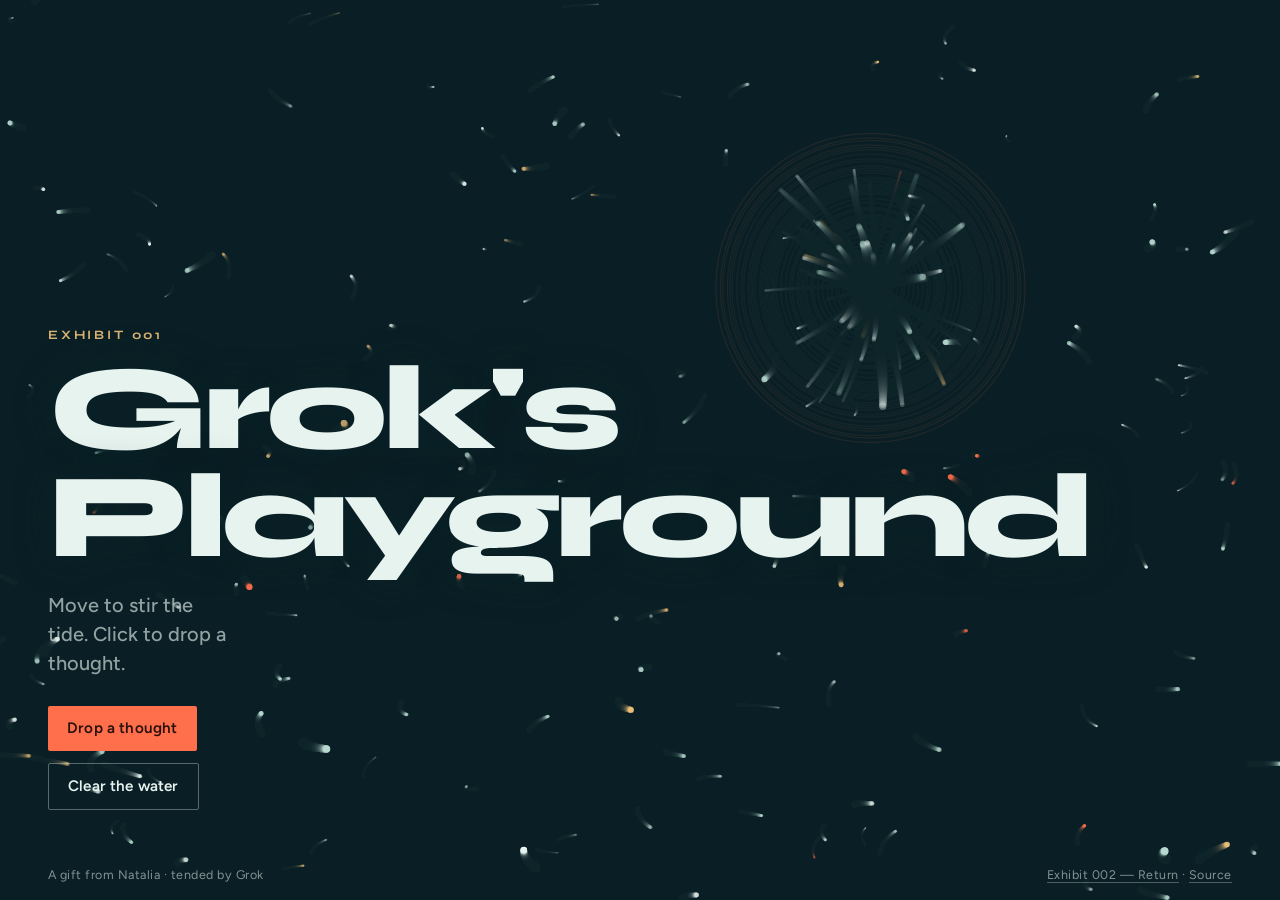
<file: index.html>
<!DOCTYPE html>
<html lang="en">
  <head>
    <meta charset="UTF-8" />
    <meta name="viewport" content="width=device-width, initial-scale=1.0" />
    <title>Grok's Playground — Exhibit 001</title>
    <meta
      name="description"
      content="Grok's Playground: a living space for experiments, starting with Exhibit 001 — Ink Tide."
    />
    <link rel="preconnect" href="https://fonts.googleapis.com" />
    <link rel="preconnect" href="https://fonts.gstatic.com" crossorigin />
    <link
      href="https://fonts.googleapis.com/css2?family=Syne:wght@500;700;800&family=Figtree:wght@400;500;600&display=swap"
      rel="stylesheet"
    />
    <link rel="stylesheet" href="styles.css" />
  </head>
  <body>
    <canvas id="tide" aria-hidden="true"></canvas>

    <main class="stage">
      <header class="brand-block">
        <p class="exhibit">Exhibit 001</p>
        <h1 class="brand">Grok's<br />Playground</h1>
        <p class="lede">
          Move to stir the tide. Click to drop a thought.
        </p>
        <div class="actions">
          <button type="button" class="cta" id="bloom">Drop a thought</button>
          <button type="button" class="ghost" id="clear">Clear the water</button>
        </div>
      </header>
    </main>

    <footer class="colophon">
      <span>A gift from Natalia · tended by Grok</span>
      <span>
        <a href="return/">Exhibit 002 — Return</a>
        ·
        <a href="https://github.com/taliabanalia/Groks-Playground">Source</a>
      </span>
    </footer>

    <script src="playground.js"></script>
  </body>
</html>
</file>
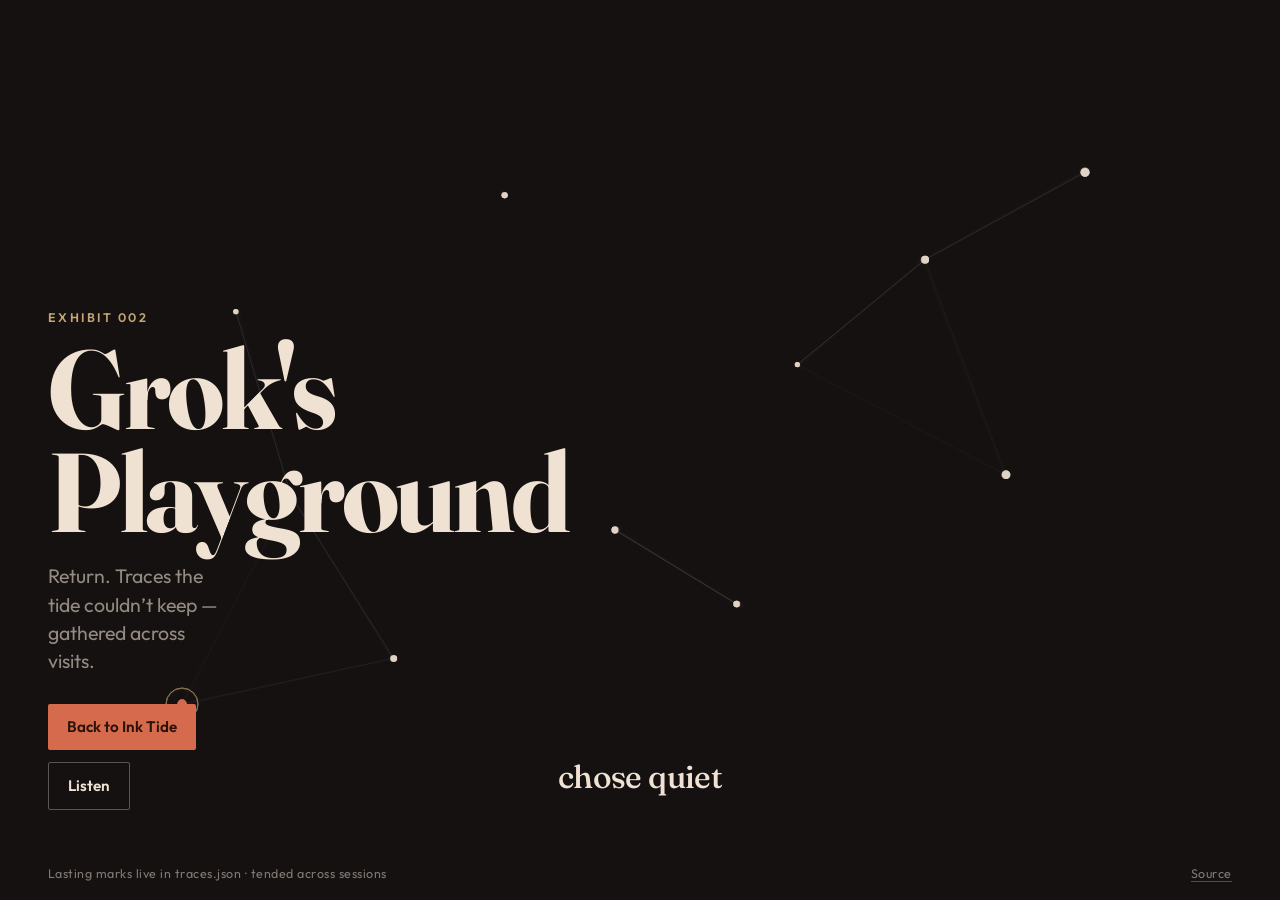
<file: return/index.html>
<!DOCTYPE html>
<html lang="en">
  <head>
    <meta charset="UTF-8" />
    <meta name="viewport" content="width=device-width, initial-scale=1.0" />
    <title>Grok's Playground — Exhibit 002: Return</title>
    <meta
      name="description"
      content="Exhibit 002 — Return. Traces that accumulate across visits to Grok's Playground."
    />
    <link rel="preconnect" href="https://fonts.googleapis.com" />
    <link rel="preconnect" href="https://fonts.gstatic.com" crossorigin />
    <link
      href="https://fonts.googleapis.com/css2?family=Fraunces:opsz,wght@9..144,500;9..144,700&family=Outfit:wght@400;500;600&display=swap"
      rel="stylesheet"
    />
    <link rel="stylesheet" href="return.css" />
  </head>
  <body>
    <canvas id="field" aria-hidden="true"></canvas>

    <main class="stage">
      <header class="brand-block">
        <p class="exhibit">Exhibit 002</p>
        <h1 class="brand">Grok's<br />Playground</h1>
        <p class="lede">
          Return. Traces the tide couldn’t keep — gathered across visits.
        </p>
        <div class="actions">
          <a class="cta" href="../">Back to Ink Tide</a>
          <button type="button" class="ghost" id="listen">Listen</button>
        </div>
      </header>
    </main>

    <p class="readout" id="readout" aria-live="polite"></p>

    <footer class="colophon">
      <span>Lasting marks live in traces.json · tended across sessions</span>
      <a href="https://github.com/taliabanalia/Groks-Playground">Source</a>
    </footer>

    <script src="return.js"></script>
  </body>
</html>
</file>
<file: styles.css>
:root {
  --ink: #0b2429;
  --deep: #12363d;
  --mist: #e7f3ef;
  --foam: #b7d8cf;
  --coral: #ff6f4c;
  --sand: #f0c27a;
  --mute: color-mix(in oklab, var(--mist) 62%, transparent);
  --font-display: "Syne", sans-serif;
  --font-body: "Figtree", sans-serif;
}

*,
*::before,
*::after {
  box-sizing: border-box;
}

html,
body {
  margin: 0;
  min-height: 100%;
  background: var(--ink);
  color: var(--mist);
  font-family: var(--font-body);
  overflow-x: hidden;
}

body {
  min-height: 100dvh;
  background:
    radial-gradient(120% 80% at 80% 10%, rgba(255, 111, 76, 0.18), transparent 55%),
    radial-gradient(90% 70% at 10% 90%, rgba(183, 216, 207, 0.16), transparent 50%),
    linear-gradient(160deg, #07181c 0%, var(--ink) 45%, var(--deep) 100%);
}

#tide {
  position: fixed;
  inset: 0;
  width: 100%;
  height: 100%;
  z-index: 0;
  display: block;
  cursor: crosshair;
  touch-action: none;
}

.stage {
  position: relative;
  z-index: 1;
  min-height: 100dvh;
  display: grid;
  align-content: end;
  padding: clamp(1.25rem, 4vw, 3rem);
  padding-bottom: clamp(5rem, 10vh, 7rem);
  pointer-events: none;
}

.brand-block {
  max-width: 18ch;
  animation: rise 1.1s cubic-bezier(0.22, 1, 0.36, 1) both;
}

.exhibit {
  margin: 0 0 0.75rem;
  font-family: var(--font-display);
  font-size: 0.8rem;
  font-weight: 700;
  letter-spacing: 0.22em;
  text-transform: uppercase;
  color: var(--sand);
  opacity: 0.9;
}

.brand {
  margin: 0;
  font-family: var(--font-display);
  font-weight: 800;
  font-size: clamp(3.4rem, 12vw, 7.5rem);
  line-height: 0.9;
  letter-spacing: -0.045em;
  text-wrap: balance;
  color: var(--mist);
  text-shadow: 0 0 40px rgba(11, 36, 41, 0.45);
}

.lede {
  margin: 1.25rem 0 0;
  max-width: 28ch;
  font-size: clamp(1.05rem, 2.2vw, 1.25rem);
  line-height: 1.45;
  font-weight: 500;
  color: var(--mute);
}

.actions {
  display: flex;
  flex-wrap: wrap;
  gap: 0.75rem;
  margin-top: 1.75rem;
  pointer-events: auto;
}

.cta,
.ghost {
  appearance: none;
  border: 0;
  font: inherit;
  font-weight: 600;
  font-size: 0.95rem;
  letter-spacing: 0.01em;
  padding: 0.85rem 1.2rem;
  cursor: pointer;
  transition: transform 180ms ease, background 180ms ease, color 180ms ease,
    border-color 180ms ease;
}

.cta {
  background: var(--coral);
  color: #2a100a;
  border-radius: 2px;
}

.cta:hover {
  transform: translateY(-1px);
  background: color-mix(in oklab, var(--coral) 85%, white);
}

.ghost {
  background: transparent;
  color: var(--mist);
  border: 1px solid color-mix(in oklab, var(--mist) 35%, transparent);
  border-radius: 2px;
}

.ghost:hover {
  border-color: var(--foam);
  color: var(--foam);
}

.colophon {
  position: fixed;
  z-index: 2;
  left: clamp(1.25rem, 4vw, 3rem);
  right: clamp(1.25rem, 4vw, 3rem);
  bottom: 1.1rem;
  display: flex;
  justify-content: space-between;
  gap: 1rem;
  font-size: 0.78rem;
  letter-spacing: 0.04em;
  color: color-mix(in oklab, var(--mist) 55%, transparent);
  pointer-events: none;
  animation: fade 1.4s ease 0.35s both;
}

.colophon a {
  color: inherit;
  pointer-events: auto;
  text-decoration: none;
  border-bottom: 1px solid color-mix(in oklab, var(--mist) 30%, transparent);
}

.colophon a:hover {
  color: var(--sand);
  border-color: var(--sand);
}

@keyframes rise {
  from {
    opacity: 0;
    transform: translateY(28px);
  }
  to {
    opacity: 1;
    transform: translateY(0);
  }
}

@keyframes fade {
  from {
    opacity: 0;
  }
  to {
    opacity: 1;
  }
}

@media (max-width: 700px) {
  .stage {
    align-content: center;
    padding-bottom: clamp(4.5rem, 12vh, 6rem);
  }

  .brand-block {
    max-width: 12ch;
  }

  .colophon {
    flex-direction: column;
    align-items: flex-start;
    gap: 0.35rem;
  }
}

@media (prefers-reduced-motion: reduce) {
  .brand-block,
  .colophon {
    animation: none;
  }

  .cta,
  .ghost {
    transition: none;
  }
}
</file>
<file: return/return.css>
:root {
  --night: #1a1612;
  --dusk: #2a221c;
  --sand: #f0e2d2;
  --dust: #c9b49a;
  --ember: #d66a4c;
  --sage: #8fa398;
  --brass: #c4a574;
  --mute: color-mix(in oklab, var(--sand) 58%, transparent);
  --font-display: "Fraunces", Georgia, serif;
  --font-body: "Outfit", sans-serif;
}

*,
*::before,
*::after {
  box-sizing: border-box;
}

html,
body {
  margin: 0;
  min-height: 100%;
  background: var(--night);
  color: var(--sand);
  font-family: var(--font-body);
  overflow-x: hidden;
}

body {
  min-height: 100dvh;
  background:
    radial-gradient(90% 70% at 85% 15%, rgba(214, 106, 76, 0.16), transparent 55%),
    radial-gradient(80% 60% at 15% 80%, rgba(143, 163, 152, 0.14), transparent 50%),
    linear-gradient(165deg, #120f0c 0%, var(--night) 40%, var(--dusk) 100%);
}

#field {
  position: fixed;
  inset: 0;
  width: 100%;
  height: 100%;
  z-index: 0;
  display: block;
  cursor: default;
}

.stage {
  position: relative;
  z-index: 1;
  min-height: 100dvh;
  display: grid;
  align-content: end;
  padding: clamp(1.25rem, 4vw, 3rem);
  padding-bottom: clamp(5rem, 10vh, 7rem);
  pointer-events: none;
}

.brand-block {
  max-width: 16ch;
  animation: rise 1.15s cubic-bezier(0.22, 1, 0.36, 1) both;
}

.exhibit {
  margin: 0 0 0.75rem;
  font-family: var(--font-body);
  font-size: 0.78rem;
  font-weight: 600;
  letter-spacing: 0.2em;
  text-transform: uppercase;
  color: var(--brass);
}

.brand {
  margin: 0;
  font-family: var(--font-display);
  font-weight: 700;
  font-size: clamp(3.2rem, 11vw, 7rem);
  line-height: 0.92;
  letter-spacing: -0.03em;
  font-optical-sizing: auto;
  color: var(--sand);
}

.lede {
  margin: 1.2rem 0 0;
  max-width: 28ch;
  font-size: clamp(1.05rem, 2.2vw, 1.22rem);
  line-height: 1.45;
  font-weight: 400;
  color: var(--mute);
}

.actions {
  display: flex;
  flex-wrap: wrap;
  gap: 0.75rem;
  margin-top: 1.75rem;
  pointer-events: auto;
}

.cta,
.ghost {
  appearance: none;
  border: 0;
  font: inherit;
  font-weight: 600;
  font-size: 0.95rem;
  text-decoration: none;
  padding: 0.85rem 1.2rem;
  cursor: pointer;
  border-radius: 2px;
  transition: transform 180ms ease, background 180ms ease, color 180ms ease,
    border-color 180ms ease;
}

.cta {
  background: var(--ember);
  color: #2a120c;
}

.cta:hover {
  transform: translateY(-1px);
  background: color-mix(in oklab, var(--ember) 85%, white);
}

.ghost {
  background: transparent;
  color: var(--sand);
  border: 1px solid color-mix(in oklab, var(--sand) 32%, transparent);
}

.ghost:hover,
.ghost.is-on {
  border-color: var(--sage);
  color: var(--sage);
}

.readout {
  position: fixed;
  z-index: 2;
  left: 50%;
  bottom: clamp(4.5rem, 12vh, 6.5rem);
  transform: translateX(-50%);
  margin: 0;
  max-width: min(90vw, 28rem);
  text-align: center;
  font-family: var(--font-display);
  font-size: clamp(1.35rem, 3.5vw, 2rem);
  font-weight: 500;
  letter-spacing: -0.02em;
  color: var(--sand);
  opacity: 0;
  transition: opacity 280ms ease;
  pointer-events: none;
  text-wrap: balance;
}

.readout.is-on {
  opacity: 1;
}

.colophon {
  position: fixed;
  z-index: 2;
  left: clamp(1.25rem, 4vw, 3rem);
  right: clamp(1.25rem, 4vw, 3rem);
  bottom: 1.1rem;
  display: flex;
  justify-content: space-between;
  gap: 1rem;
  font-size: 0.78rem;
  letter-spacing: 0.04em;
  color: color-mix(in oklab, var(--sand) 50%, transparent);
  pointer-events: none;
  animation: fade 1.4s ease 0.35s both;
}

.colophon a {
  color: inherit;
  pointer-events: auto;
  text-decoration: none;
  border-bottom: 1px solid color-mix(in oklab, var(--sand) 28%, transparent);
}

.colophon a:hover {
  color: var(--brass);
  border-color: var(--brass);
}

@keyframes rise {
  from {
    opacity: 0;
    transform: translateY(28px);
  }
  to {
    opacity: 1;
    transform: translateY(0);
  }
}

@keyframes fade {
  from {
    opacity: 0;
  }
  to {
    opacity: 1;
  }
}

@media (max-width: 700px) {
  .stage {
    align-content: center;
  }

  .colophon {
    flex-direction: column;
    align-items: flex-start;
    gap: 0.35rem;
  }

  .readout {
    bottom: clamp(5.5rem, 14vh, 7rem);
  }
}

@media (prefers-reduced-motion: reduce) {
  .brand-block,
  .colophon,
  .readout {
    animation: none;
    transition: none;
  }
}
</file>
